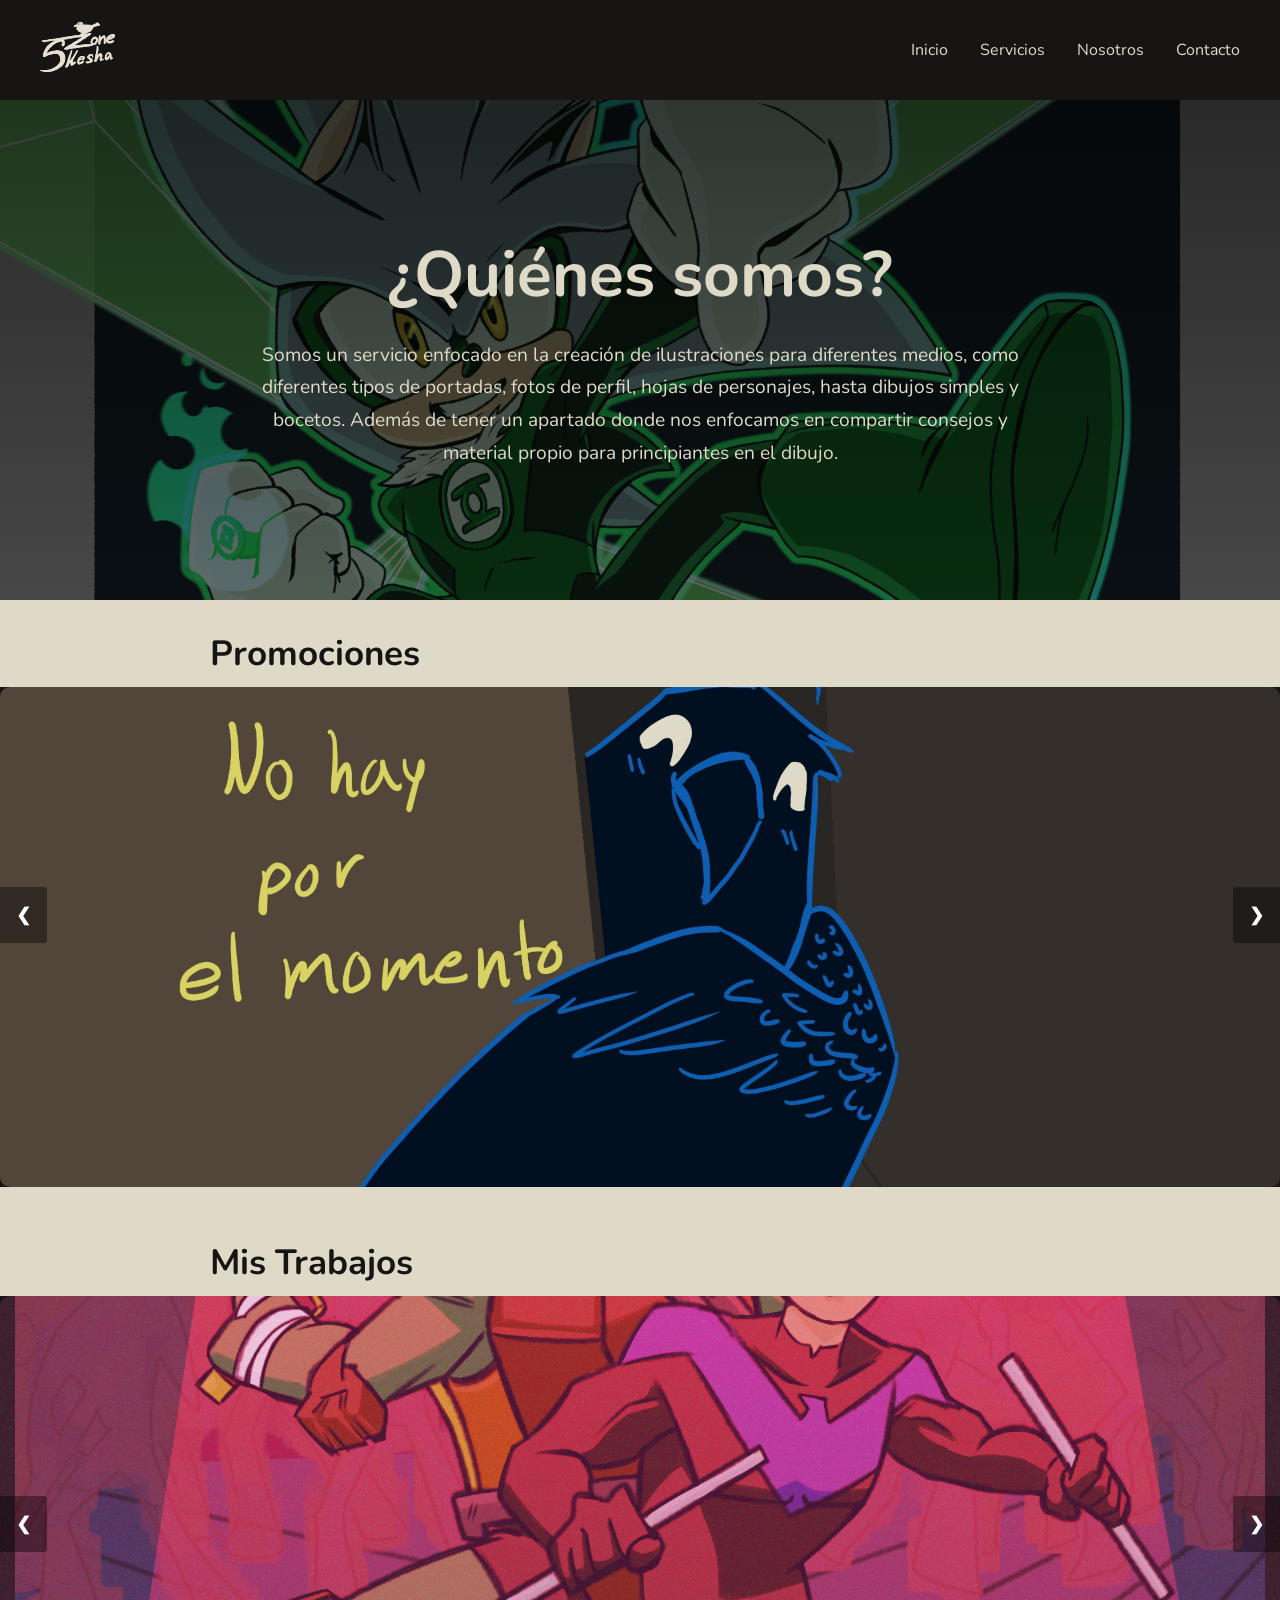
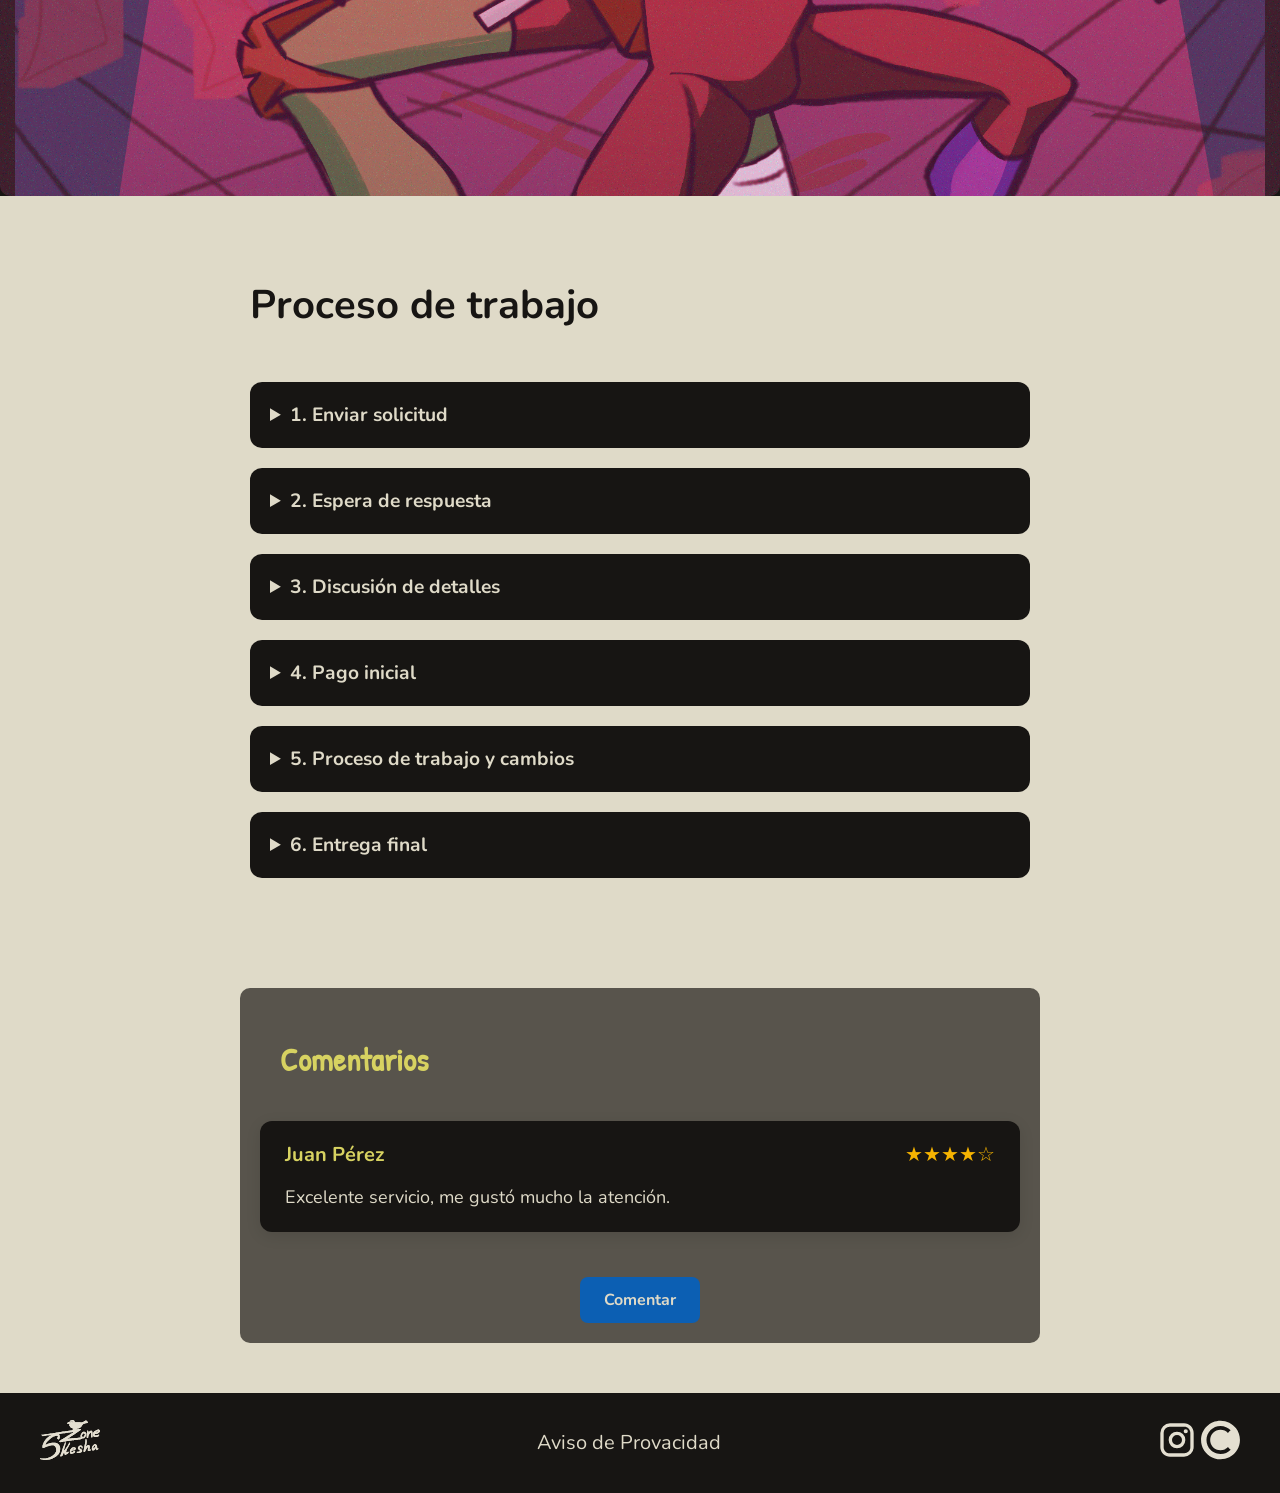
<file: index.html>
<!DOCTYPE html>
<html lang="es">

<head>
  <meta charset="UTF-8">
  <meta name="viewport" content="width=device-width, initial-scale=1.0">
  <title>Inicio</title>
  <link rel="stylesheet" href="css/generalStyle.css" />
  <link rel="stylesheet" href="css/headerStyle.css" />
  <link rel="stylesheet" href="css/footerStyle.css" />
  <link rel="stylesheet" href="css/sectionStyle.css" />
  <link rel="stylesheet" href="css/sectionStyle_carrusel.css">
  <link rel="stylesheet" href="css/forms.css">
  <link rel="stylesheet" href="css/servicios.css">
</head>
<!-- Google tag (gtag.js) -->
<script async src="https://www.googletagmanager.com/gtag/js?id=G-179NMFYLCB"></script>
<script>
  window.dataLayer = window.dataLayer || [];
  function gtag() { dataLayer.push(arguments); }
  gtag('js', new Date());

  gtag('config', 'G-179NMFYLCB');
</script>

<body>
  <header class="header" id="start">
    <nav class="nav">
      <!-- logotipo -->
      <div class="nav__logo">
        <a href="index.html">
          <img src="icons/LG.svg" alt="Logo">
        </a>
      </div>

      <!-- -->
      <ul class="nav__list">
        <li><a href="index.html" class="nav__link">Inicio</a></li>
        <li><a href="servicios.html" class="nav__link">Servicios</a></li>
        <li><a href="nosotros.html" class="nav__link">Nosotros</a></li>
        <li><a href="contacto.html" class="nav__link">Contacto</a></li>
      </ul>

      <!-- burger -->
      <button class="nav__toggler" id="navToggler" aria-label="Menú">
        <img src="icons/menu.svg" alt="Menú" class="nav__toggler-img" />
      </button>
    </nav>
  </header>

  <div class="sidepanel" id="mySidepanel">
    <a href="javascript:void(0)" class="sidepanel__close" id="sidepanelClose">&times;</a>
    <a href="index.html" class="sidepanel__link">Inicio</a>
    <a href="servicios.html" class="sidepanel__link">Servicios</a>
    <a href="nosotros.html" class="sidepanel__link">Nosotros</a>
    <a href="contacto.html" class="sidepanel__link">Contacto</a>
  </div>

  <main class="main-content">
    <!-- PARALLAX -->
    <div class="parallax">

      <div class="hero-text">

        <h1>
          ¿Quiénes somos?
        </h1>

        <p>
          Somos un servicio enfocado en la creación de ilustraciones para diferentes medios,
          como diferentes tipos de portadas, fotos de perfil, hojas de personajes,
          hasta dibujos simples y bocetos. Además de tener un apartado donde nos enfocamos
          en compartir consejos y material propio para principiantes en el dibujo.
        </p>

      </div>

    </div>

    <!-- ========================= -->
    <!-- PROMOCIONES -->
    <!-- ========================= -->

    <section>

      <div class="subTitulocont">
        <h2>Promociones</h2>
      </div>

      <div class="slideshow-container carrusel1">

        <div class="mySlides fade">
          <img src="imgs/BannerPromocion.jpg" alt="Promociones">
        </div>

        <a class="prev" onclick="plusSlides(-1, 'carrusel1')">
          &#10094;
        </a>

        <a class="next" onclick="plusSlides(1, 'carrusel1')">
          &#10095;
        </a>

      </div>

    </section>

    <br>
    <section>

      <div class="subTitulocont">
        <h2>Mis Trabajos</h2>
      </div>

      <div class="slideshow-container carrusel3">

        <div class="mySlides fade">
          <img src="imgs/25-11-23_LeoNightwing(f).png" alt="dibujo1">
        </div>

        <div class="mySlides fade">
          <img src="imgs/260425_RightDesition_(C).jpg" alt="dibujo1">
        </div>

        <div class="mySlides fade">
          <img src="imgs/rapha-bocetos.png" alt="dibujo1">
        </div>

        <div class="mySlides fade">
          <img src="imgs/GoldenKnight_Sonic(fc).png" alt="dibujo1">
        </div>

        <div class="mySlides fade">
          <img src="imgs/01(f1).png" alt="dibujo1">
        </div>

        <div class="mySlides fade">
          <img src="imgs/silverGreenL(f).png" alt="dibujo2">
        </div>

        <a class="prev" onclick="plusSlides(-1, 'carrusel3')">
          &#10094;
        </a>

        <a class="next" onclick="plusSlides(1, 'carrusel3')">
          &#10095;
        </a>

      </div>

    </section>
    <br>

    <!-- ========================= -->
    <!-- PROCESO -->
    <!-- ========================= -->

    <section class="servicio_content_servicio">

      <h2 class="servicio_titulo_seccion">
        Proceso de trabajo
      </h2>

      <div class="servicio_proceso">

        <!-- 1 -->
        <details class="servicio_dropdown">

          <summary>
            1. Enviar solicitud
          </summary>

          <div class="servicio_dropdown_contenido">

            <p>
              Para pedir una comisión, dirígete a la pestaña de Contacto y completa el formulario con:
            </p>

            <ul>
              <li>Correo electrónico</li>
              <li>Usuario de Instagram</li>
              <li>Temática de la petición</li>
              <li>Tipo de servicio</li>
              <li>Breve descripción</li>
            </ul>

          </div>

        </details>

        <!-- 2 -->
        <details class="servicio_dropdown">

          <summary>
            2. Espera de respuesta
          </summary>

          <div class="servicio_dropdown_contenido">

            <p>
              Recibirás una respuesta por correo en unos días.
            </p>

            <ul>
              <li>✓ Aceptada</li>
              <li>✗ Rechazada</li>
            </ul>

          </div>

        </details>

        <!-- 3 -->
        <details class="servicio_dropdown">

          <summary>
            3. Discusión de detalles
          </summary>

          <div class="servicio_dropdown_contenido">

            <ul>
              <li>Referencias visuales</li>
              <li>Ideas y conceptos</li>
              <li>Tabla de precios</li>
              <li>Tipo de acabado</li>
              <li>Fecha de entrega</li>
            </ul>

          </div>

        </details>

        <!-- 4 -->
        <details class="servicio_dropdown">

          <summary>
            4. Pago inicial
          </summary>

          <div class="servicio_dropdown_contenido">

            <p>
              Se requiere un pago inicial del 50%.
            </p>

            <h4>Métodos aceptados:</h4>

            <ul>
              <li>Transferencia bancaria</li>
              <li>PayPal</li>
            </ul>

          </div>

        </details>

        <!-- 5 -->
        <details class="servicio_dropdown">

          <summary>
            5. Proceso de trabajo y cambios
          </summary>

          <div class="servicio_dropdown_contenido">

            <ul>
              <li>Cambios solo en la etapa actual</li>
              <li>No volver a etapas anteriores</li>
              <li>Máximo 3 cambios grandes</li>
            </ul>

          </div>

        </details>

        <!-- 6 -->
        <details class="servicio_dropdown">

          <summary>
            6. Entrega final
          </summary>

          <div class="servicio_dropdown_contenido">

            <ol>
              <li>Completar el pago restante</li>
              <li>Enviar archivo final</li>
            </ol>

          </div>

        </details>

      </div>

    </section>

    <!-- ========================= -->
    <!-- COMENTARIOS -->
    <!-- ========================= -->

    <section class="form_coment_section">

      <div class="subTitulocont">
        <h2>Comentarios</h2>
      </div>

      <!-- CONTENEDOR -->
      <div class="form_coment_container">

        <!-- CARD -->
        <div class="form_coment_card">

          <div class="form_coment_header">

            <h3 class="form_coment_user">
              Juan Pérez
            </h3>

            <div class="form_coment_score">
              ★★★★☆
            </div>

          </div>

          <p class="form_coment_text">
            Excelente servicio, me gustó mucho la atención.
          </p>

        </div>

      </div>

      <!-- BOTON -->
      <div class="form_coment_btn_container" id="comentBtnContainer">

        <button class="form_coment_btn" id="showFormBtn">
          Comentar
        </button>

      </div>

      <!-- FORMULARIO -->
      <form class="form_coment_form" id="comentForm" style="display: none;">

        <div class="form_coment_field">

          <label for="nombre">
            Nombre
          </label>

          <input type="text" id="nombre" required>

        </div>

        <div class="form_coment_field">

          <label for="puntuacion">
            Puntuación
          </label>

          <select id="puntuacion" required>

            <option value="">
              Selecciona
            </option>

            <option value="★☆☆☆☆">1</option>
            <option value="★★☆☆☆">2</option>
            <option value="★★★☆☆">3</option>
            <option value="★★★★☆">4</option>
            <option value="★★★★★">5</option>

          </select>

        </div>

        <div class="form_coment_field">

          <label for="comentario">
            Comentario
          </label>

          <textarea id="comentario" rows="4" required></textarea>

        </div>

        <button type="submit" class="form_coment_submit">
          Enviar comentario
        </button>

      </form>

    </section>

  </main>

  <!--SCRIPTS-->
  <script src="js/navMenu.js"></script>
  <script src="js/carrusel.js"></script>
  <script src="js/form_coment.js"></script>



  <footer>
    <a href="#start">
      <img src="icons/LG.svg" alt="Logo">
    </a>

    <div>
      <!-- SOLO TEXTO -->
      <span id="abrirPDF">
        Aviso de Provacidad
      </span>

      <!-- MODAL -->
      <div id="miModal" class="modal">

        <!-- BOTON X -->
        <span class="close">&times;</span>

        <!-- PDF -->
        <iframe src="imgs/AVISO DE PRIVACIDAD.pdf"></iframe>

      </div>
    </div>


    <div>

      <a href="https://www.instagram.com/skeshazone?igsh=MWJ0aDJmYjIwNXBpcQ%3D%3D&utm_source=qr" target="_blank">
        <img src="icons/Instagram.svg" alt="Instagram">
      </a>

      <a href="https://cara.app/skeshazone" target="_blank">
        <img src="icons/Cara_icono.svg" alt="Cara">
      </a>

    </div>
    <script src="js/cookies.js"></script>
  </footer>
</body>

</html>
</file>
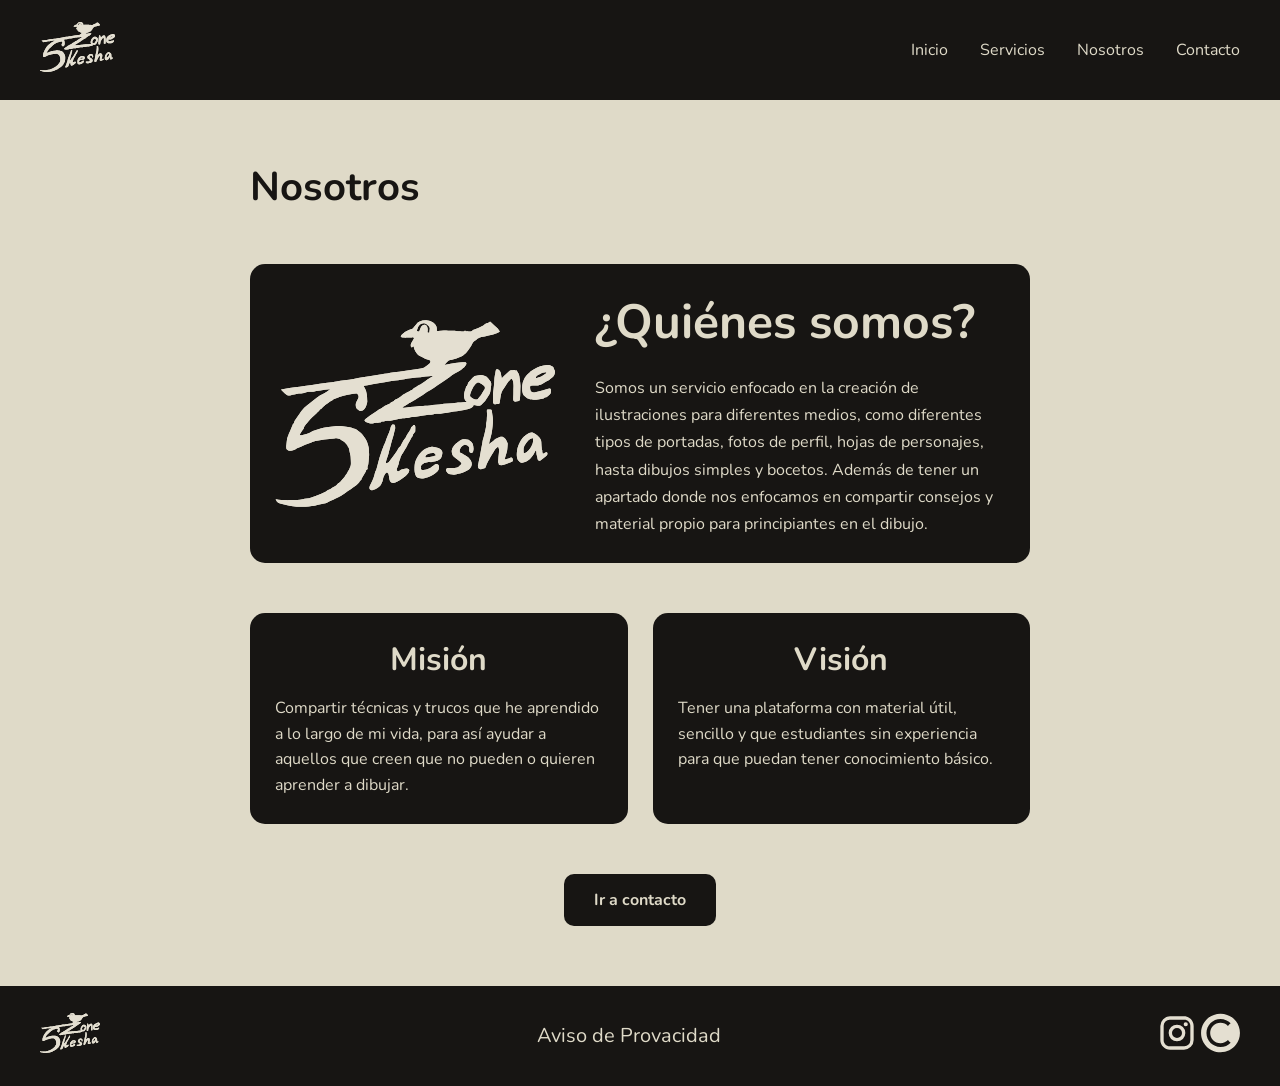
<file: nosotros.html>
<!DOCTYPE html>
<html lang="es">

<head>
  <meta charset="UTF-8">
  <meta name="viewport" content="width=device-width, initial-scale=1.0">
  <title>Nosotros</title>
  <link rel="stylesheet" href="css/generalStyle.css" />
  <link rel="stylesheet" href="css/headerStyle.css" />
  <link rel="stylesheet" href="css/footerStyle.css" />
  <link rel="stylesheet" href="css/sectionStyle.css" />
  <link rel="stylesheet" href="css/nosotros.css">


</head>
<!-- Google tag (gtag.js) -->
<script async src="https://www.googletagmanager.com/gtag/js?id=G-179NMFYLCB"></script>
<script>
  window.dataLayer = window.dataLayer || [];
  function gtag() { dataLayer.push(arguments); }
  gtag('js', new Date());

  gtag('config', 'G-179NMFYLCB');
</script>

<body>
  <header class="header" id="start">
    <nav class="nav">
      <!-- logotipo -->
      <div class="nav__logo">
        <a href="index.html">
          <img src="icons/LG.svg" alt="Logo">
        </a>
      </div>

      <!-- -->
      <ul class="nav__list">
        <li><a href="index.html" class="nav__link">Inicio</a></li>
        <li><a href="servicios.html" class="nav__link">Servicios</a></li>
        <li><a href="nosotros.html" class="nav__link">Nosotros</a></li>
        <li><a href="contacto.html" class="nav__link">Contacto</a></li>
      </ul>

      <!-- burger -->
      <button class="nav__toggler" id="navToggler" aria-label="Menú">
        <img src="icons/menu.svg" alt="Menú" class="nav__toggler-img" />
      </button>
    </nav>
  </header>

  <!-- Sidepanel colapsable a la derecha (móvil) -->
  <div class="sidepanel" id="mySidepanel">
    <a href="javascript:void(0)" class="sidepanel__close" id="sidepanelClose">&times;</a>
    <a href="index.html" class="sidepanel__link">Inicio</a>
    <a href="servicios.html" class="sidepanel__link">Servicios</a>
    <a href="nosotros.html" class="sidepanel__link">Nosotros</a>
    <a href="contacto.html" class="sidepanel__link">Contacto</a>
  </div>

  <main class="main-content">

    <section class="nosotros_content_nosotros">

      <!-- Titulo -->
      <h2 class="nosotros_titulo_seccion">Nosotros</h2>

      <!-- Card principal -->
      <div class="nosotros_card nosotros_card_principal">

        <!-- IMAGEN -->
        <div class="nosotros_card_imagen">
          <img src="icons/LG.svg" alt="Nosotros">
        </div>

        <!-- CONTENIDO DERECHO -->
        <div class="nosotros_card_info">

          <!-- TITULO -->
          <div class="nosotros_card_pregunta">
            <h2>¿Quiénes somos?</h2>
          </div>

          <!-- TEXTO -->
          <div class="nosotros_card_texto">
            <p>
              Somos un servicio enfocado en la creación de ilustraciones para diferentes medios,
              como diferentes tipos de portadas, fotos de perfil, hojas de personajes,
              hasta dibujos simples y bocetos. Además de tener un apartado donde nos enfocamos
              en compartir consejos y material propio para principiantes en el dibujo.
            </p>
          </div>

        </div>

      </div>

      <!-- CONTENEDOR MISIÓN Y VISIÓN -->
      <div class="nosotros_cards_secundarias">

        <!-- MISIÓN -->
        <div class="nosotros_card nosotros_card_secundaria">

          <h3 class="nosotros_titulo">Misión</h3>

          <p class="nosotros_texto">
            Compartir técnicas y trucos que he aprendido a lo largo de mi vida,
            para así ayudar a aquellos que creen que no pueden o quieren aprender a dibujar.
          </p>

        </div>

        <!-- VISIÓN -->
        <div class="nosotros_card nosotros_card_secundaria">

          <h3 class="nosotros_titulo">Visión</h3>

          <p class="nosotros_texto">
            Tener una plataforma con material útil, sencillo y que estudiantes
            sin experiencia para que puedan tener conocimiento básico.
          </p>

        </div>

      </div>

      <!-- BOTÓN -->
      <div class="nosotros_boton_contenedor">

        <a href="contacto.html" class="nosotros_boton_contacto">
          Ir a contacto
        </a>

      </div>

    </section>

  </main>

  <script src="js/navMenu.js"></script>



  <footer>
    <a href="#start">
      <img src="icons/LG.svg" alt="Logo">
    </a>

    <div>
      <!-- SOLO TEXTO -->
      <span id="abrirPDF">
        Aviso de Provacidad
      </span>

      <!-- MODAL -->
      <div id="miModal" class="modal">

        <!-- BOTON X -->
        <span class="close">&times;</span>

        <!-- PDF -->
        <iframe src="imgs/AVISO DE PRIVACIDAD.pdf"></iframe>

      </div>
    </div>


    <div>

      <a href="https://www.instagram.com/skeshazone?igsh=MWJ0aDJmYjIwNXBpcQ%3D%3D&utm_source=qr" target="_blank">
        <img src="icons/Instagram.svg" alt="Instagram">
      </a>

      <a href="https://cara.app/skeshazone" target="_blank">
        <img src="icons/Cara_icono.svg" alt="Cara">
      </a>

    </div>
    <script src="js/cookies.js"></script>
  </footer>
</body>

</html>
</file>
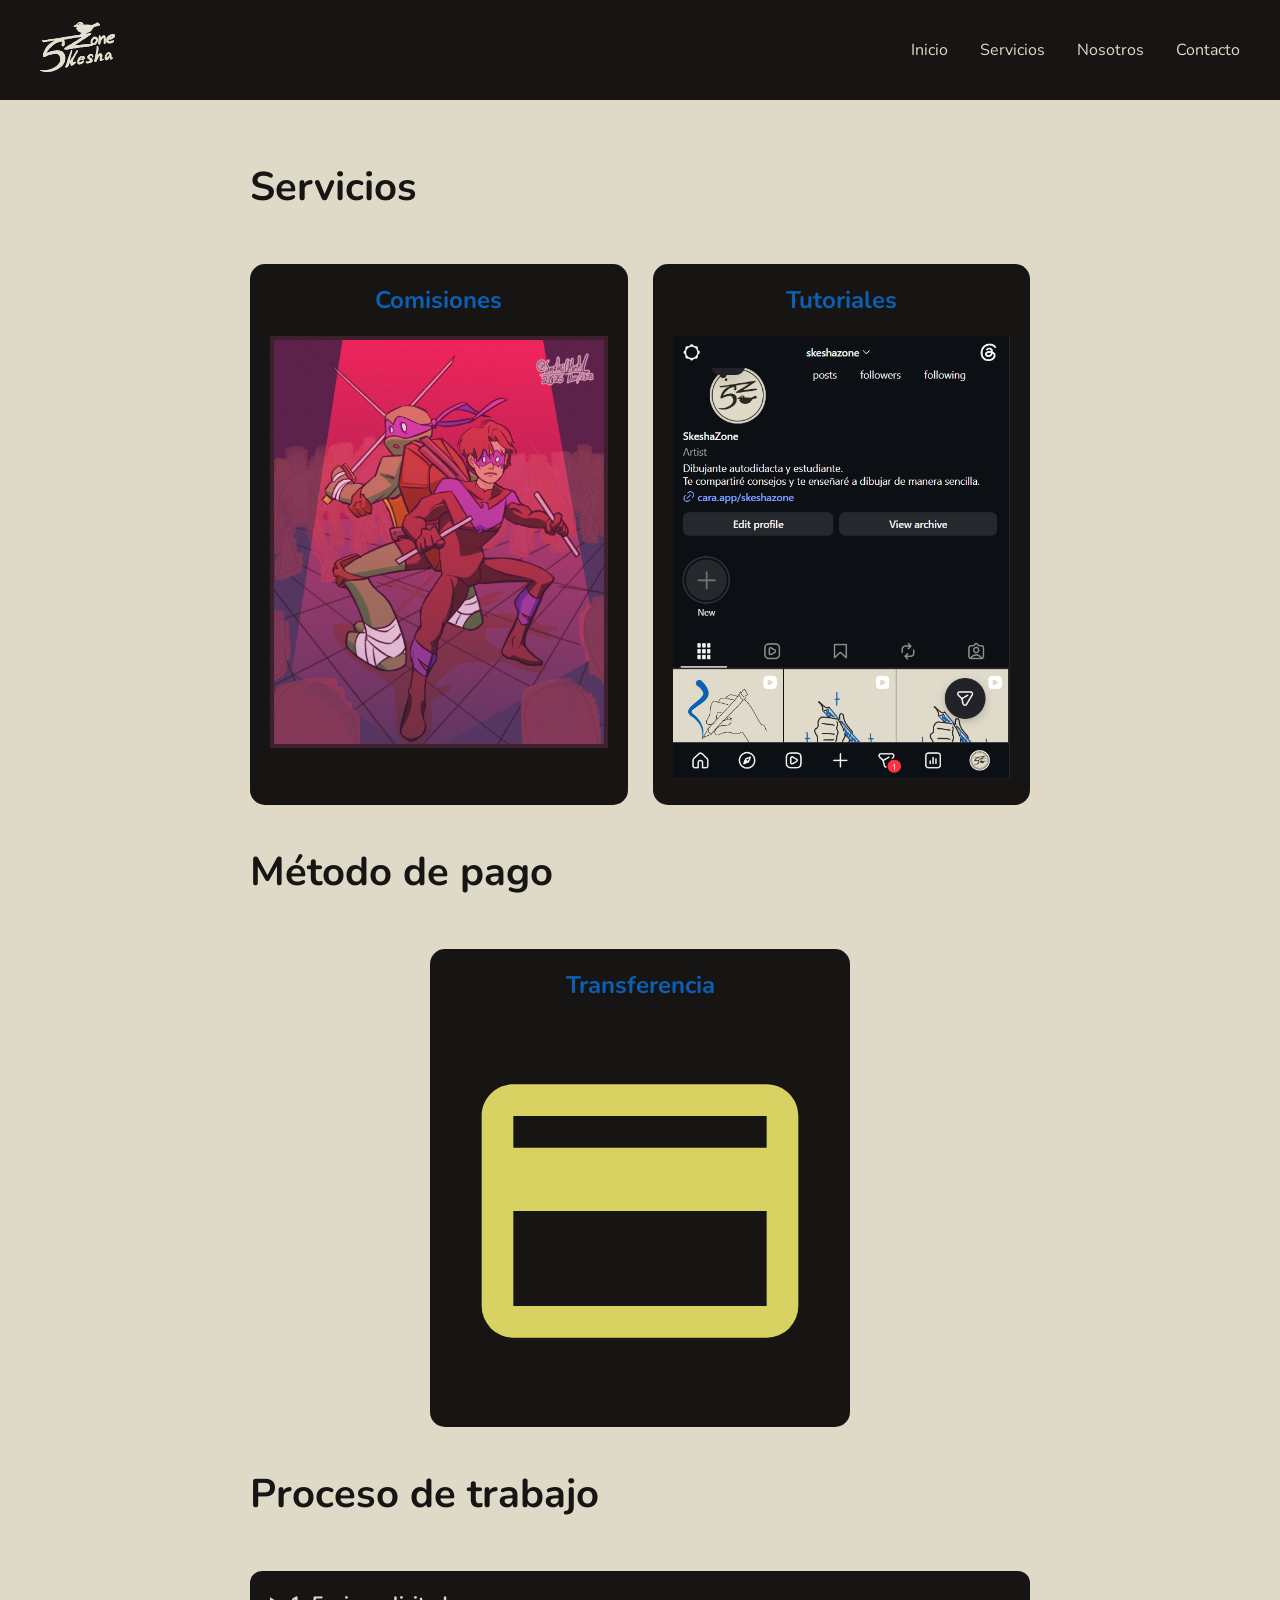
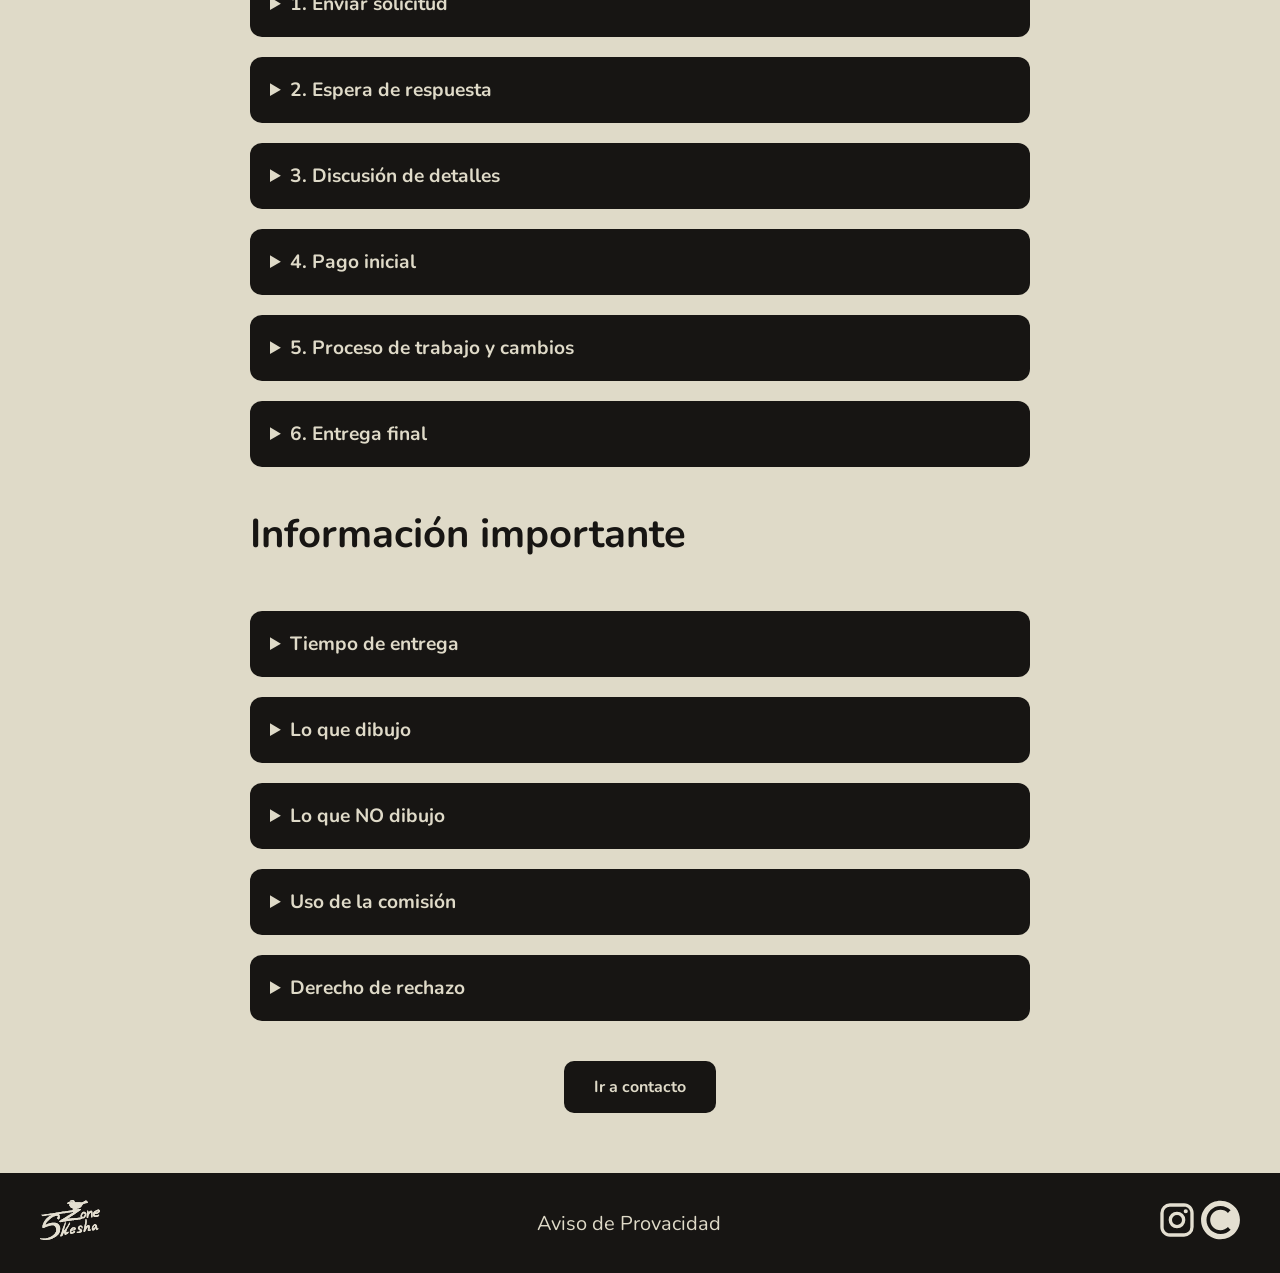
<file: servicios.html>
<!DOCTYPE html>
<html lang="es">

<head>
    <meta charset="UTF-8">
    <meta name="viewport" content="width=device-width, initial-scale=1.0">
    <title>Servicios</title>
    <link rel="stylesheet" href="css/generalStyle.css" />
    <link rel="stylesheet" href="css/headerStyle.css" />
    <link rel="stylesheet" href="css/footerStyle.css" />
    <link rel="stylesheet" href="css/sectionStyle.css" />
    <link rel="stylesheet" href="css/servicios.css">


</head>
<!-- Google tag (gtag.js) -->
<script async src="https://www.googletagmanager.com/gtag/js?id=G-179NMFYLCB"></script>
<script>
    window.dataLayer = window.dataLayer || [];
    function gtag() { dataLayer.push(arguments); }
    gtag('js', new Date());

    gtag('config', 'G-179NMFYLCB');
</script>

<body>
    <header class="header" id="start">
        <nav class="nav">
            <!-- logotipo -->
            <div class="nav__logo">
                <a href="index.html">
                    <img src="icons/LG.svg" alt="Logo">
                </a>
            </div>

            <!-- -->
            <ul class="nav__list">
                <li><a href="index.html" class="nav__link">Inicio</a></li>
                <li><a href="servicios.html" class="nav__link">Servicios</a></li>
                <li><a href="nosotros.html" class="nav__link">Nosotros</a></li>
                <li><a href="contacto.html" class="nav__link">Contacto</a></li>
            </ul>

            <!-- burger -->
            <button class="nav__toggler" id="navToggler" aria-label="Menú">
                <img src="icons/menu.svg" alt="Menú" class="nav__toggler-img" />
            </button>
        </nav>
    </header>

    <!-- Sidepanel colapsable a la derecha (móvil) -->
    <div class="sidepanel" id="mySidepanel">
        <a href="javascript:void(0)" class="sidepanel__close" id="sidepanelClose">&times;</a>
        <a href="index.html" class="sidepanel__link">Inicio</a>
        <a href="servicios.html" class="sidepanel__link">Servicios</a>
        <a href="nosotros.html" class="sidepanel__link">Nosotros</a>
        <a href="contacto.html" class="sidepanel__link">Contacto</a>
    </div>

    <main class="main-content">
        <section class="servicio_content_servicio">

            <!-- ========================= -->
            <!-- SERVICIOS -->
            <!-- ========================= -->

            <h2 class="servicio_titulo_seccion">Servicios</h2>

            <div class="servicio_cards">

                <!-- Comisiones -->
                <div class="servicio_card">

                    <h3 class="servicio_titulo_card">
                        Comisiones
                    </h3>

                    <div class="servicio_imagen">
                        <!-- Imagen -->
                        <img src="imgs/25-11-23_LeoNightwing(f).png" alt="Comisiones">
                    </div>

                </div>

                <!-- Tutoriales -->
                <div class="servicio_card">

                    <h3 class="servicio_titulo_card">
                        Tutoriales
                    </h3>

                    <div class="servicio_imagen">
                        <!-- Imagen -->
                        <img src="imgs/InstaShot.png" alt="Tutoriales">
                    </div>

                </div>

                <!-- Asesoria 
                <div class="servicio_card servicio_card_gris">

                    <h3 class="servicio_titulo_card">
                        Asesoría
                    </h3>

                    <div class="servicio_imagen">
                        
                    </div>
                    
                </div>-->

            </div>

            <!-- ========================= -->
            <!-- METODO DE PAGO -->
            <!-- ========================= -->

            <h2 class="servicio_titulo_seccion">
                Método de pago
            </h2>
            <div class="servicio_cards">
                <div class="servicio_card servicio_card">

                    <h3 class="servicio_titulo_card">
                        Transferencia
                    </h3>

                    <div class="servicio_imagen">
                        <img src="icons/credit-card-outline.svg" alt="Transferencia">
                    </div>

                </div>
            </div>

            <!-- ========================= -->
            <!-- PROCESO DE TRABAJO -->
            <!-- ========================= -->

            <h2 class="servicio_titulo_seccion">
                Proceso de trabajo
            </h2>

            <div class="servicio_proceso">

                <!-- 1 -->
                <details class="servicio_dropdown">

                    <summary>
                        1. Enviar solicitud
                    </summary>

                    <div class="servicio_dropdown_contenido">

                        <p>
                            Para pedir una comisión, dirígete a la pestaña de Contacto y completa el formulario con:
                        </p>

                        <ul>
                            <li>Correo electrónico</li>
                            <li>Usuario de Instagram</li>
                            <li>Temática de la petición</li>
                            <li>Tipo de servicio</li>
                            <li>Breve descripción</li>
                        </ul>

                    </div>

                </details>

                <!-- 2 -->
                <details class="servicio_dropdown">

                    <summary>
                        2. Espera de respuesta
                    </summary>

                    <div class="servicio_dropdown_contenido">

                        <p>
                            Recibirás una respuesta por correo en unos días.
                        </p>

                        <ul>
                            <li>✓ Aceptada</li>
                            <li>✗ Rechazada</li>
                        </ul>

                    </div>

                </details>

                <!-- 3 -->
                <details class="servicio_dropdown">

                    <summary>
                        3. Discusión de detalles
                    </summary>

                    <div class="servicio_dropdown_contenido">

                        <ul>
                            <li>Referencias visuales</li>
                            <li>Ideas y conceptos</li>
                            <li>Tabla de precios</li>
                            <li>Tipo de acabado</li>
                            <li>Fecha de entrega</li>
                        </ul>

                    </div>

                </details>

                <!-- 4 -->
                <details class="servicio_dropdown">

                    <summary>
                        4. Pago inicial
                    </summary>

                    <div class="servicio_dropdown_contenido">

                        <p>
                            Se requiere un pago inicial del 50%.
                        </p>

                        <h4>Métodos aceptados:</h4>

                        <ul>
                            <li>Transferencia bancaria</li>
                            <li>PayPal</li>
                        </ul>

                    </div>

                </details>

                <!-- 5 -->
                <details class="servicio_dropdown">

                    <summary>
                        5. Proceso de trabajo y cambios
                    </summary>

                    <div class="servicio_dropdown_contenido">

                        <ul>
                            <li>Cambios solo en la etapa actual</li>
                            <li>No volver a etapas anteriores</li>
                            <li>Máximo 3 cambios grandes</li>
                        </ul>

                    </div>

                </details>

                <!-- 6 -->
                <details class="servicio_dropdown">

                    <summary>
                        6. Entrega final
                    </summary>

                    <div class="servicio_dropdown_contenido">

                        <ol>
                            <li>Completar el pago restante</li>
                            <li>Enviar archivo final</li>
                        </ol>

                    </div>

                </details>

            </div>

            <!-- ========================= -->
            <!-- INFORMACION IMPORTANTE -->
            <!-- ========================= -->

            <h2 class="servicio_titulo_seccion">
                Información importante
            </h2>

            <div class="servicio_proceso">

                <details class="servicio_dropdown">

                    <summary>
                        Tiempo de entrega
                    </summary>

                    <div class="servicio_dropdown_contenido">

                        <ul>
                            <li>Complejidad del dibujo</li>
                            <li>Cantidad de detalles</li>
                            <li>Comisiones en cola</li>
                        </ul>

                    </div>

                </details>

                <details class="servicio_dropdown">

                    <summary>
                        Lo que dibujo
                    </summary>

                    <div class="servicio_dropdown_contenido">

                        <ul>
                            <li>Fanarts</li>
                            <li>OCs</li>
                            <li>Parejas</li>
                            <li>Ilustraciones simples</li>
                        </ul>

                    </div>

                </details>

                <details class="servicio_dropdown">

                    <summary>
                        Lo que NO dibujo
                    </summary>

                    <div class="servicio_dropdown_contenido">

                        <ul>
                            <li>NSFW extremo</li>
                            <li>Gore excesivo</li>
                            <li>Mecha complejo</li>
                            <li>Contenido ofensivo</li>
                        </ul>

                    </div>

                </details>

                <details class="servicio_dropdown">

                    <summary>
                        Uso de la comisión
                    </summary>

                    <div class="servicio_dropdown_contenido">

                        <p>
                            Las comisiones son para uso personal,
                            salvo acuerdo comercial previo.
                        </p>

                    </div>

                </details>

                <details class="servicio_dropdown">

                    <summary>
                        Derecho de rechazo
                    </summary>

                    <div class="servicio_dropdown_contenido">

                        <p>
                            El artista puede rechazar solicitudes
                            por disponibilidad o comodidad.
                        </p>

                    </div>

                </details>

            </div>

            <!-- ========================= -->
            <!-- BOTON -->
            <!-- ========================= -->

            <div class="servicio_boton_contenedor">

                <a href="contacto.html" class="servicio_boton">
                    Ir a contacto
                </a>

            </div>

        </section>
    </main>
    <script src="js/navMenu.js"></script>



    <footer>
        <a href="#start">
            <img src="icons/LG.svg" alt="Logo">
        </a>

        <div>
            <!-- SOLO TEXTO -->
            <span id="abrirPDF">
                Aviso de Provacidad
            </span>

            <!-- MODAL -->
            <div id="miModal" class="modal">

                <!-- BOTON X -->
                <span class="close">&times;</span>

                <!-- PDF -->
                <iframe src="imgs/AVISO DE PRIVACIDAD.pdf"></iframe>

            </div>
        </div>


        <div>

            <a href="https://www.instagram.com/skeshazone?igsh=MWJ0aDJmYjIwNXBpcQ%3D%3D&utm_source=qr" target="_blank">
                <img src="icons/Instagram.svg" alt="Instagram">
            </a>

            <a href="https://cara.app/skeshazone" target="_blank">
                <img src="icons/Cara_icono.svg" alt="Cara">
            </a>

        </div>
        <script src="js/cookies.js"></script>
    </footer>
</body>

</html>
</file>
<file: css/generalStyle.css>
*{
    margin: 0;
    padding: 0;
    box-sizing: border-box;

    font-family: Nunito;
    color: var(--cNegro);
}
body{
    background-color: var(--cBlanco);
}

html{
    scroll-behavior: smooth;
}
main p{
    font-size: 18px;
}

/*COLORES*/
:root{
    --cNegro:#171513;
    --cTNegro:#23201cb7;
    --cBlanco:#DFDAC8;
    --cAmarillo:#d7d261;
    --cAzul:#0c5fb3;
}

/*FUENTES*/
@font-face{
font-family:Nunito;
src:url(../fonts/Nunito/Nunito-VariableFont_wght.ttf)
}
@font-face {
    font-family: Patrick_hand;
    src: url(../fonts/Patrick_Hand/PatrickHand-Regular.ttf);
}
</file>
<file: css/headerStyle.css>
/* HEADER Y NAV */
.header {
  width: 100%;
  height: 100px;
}

.nav {
  height: 100px;
  display: flex;
  align-items: center;
  justify-content: space-between;
  padding: 10px 20px; /* márgenes internos del 20% vertical, 5% horizontal */
  background-color: var(--cNegro);
  position: relative;
}

.nav__logo {
  flex: 1;
}

nav img{
  height: 50px;
}

.nav__img {
  object-fit: contain;
}

/* versión móvil: solo el botón con imagen */
.nav__toggler {
  background: none;
  border: none;
  cursor: pointer;
  padding: 10px;
}

.nav__toggler-img {
  width: 32px;
  height: 100px;
}

/* lista de enlaces (oculto por defecto en móvil) */
.nav__list {
  list-style: none;
  display: none;
  margin: 0;
}

.nav__link {
  text-decoration: none;
  color: var(--cBlanco);        /* se ve mejor en fondo oscuro */
  font-size: 1rem;
  margin-left: 20px;
}

/* Sidepanel a la derecha */
.sidepanel {
  height: 100%;
  width: 0;
  position: fixed;
  z-index: 2;
  top: 0;
  right: 0;            /* a la derecha */
  background-color: var(--cTNegro);
  overflow-x: hidden;
  padding-top: 60px;
  transition: width 0.5s;
}

.sidepanel.open {
  width: 250px;        /* ancho cuando se abre */
}

/* Botón de cierre dentro del sidepanel */
.sidepanel__close {
  position: absolute;
  top: 0;
  left: 10px;          /* cerca del borde izquierdo interno */
  font-size: 32px;
  color: var(--cBlanco);
  text-decoration: none;
  padding: 12px;
}

/* Enlaces del sidepanel */
.sidepanel__link {
  display: block;
  padding: 15px 20px;
  color: var(--cBlanco);
  text-decoration: none;
}

.sidepanel__link:hover {
  color: var(--cAmarillo);
  transition: width 0.5s;
  background-color: #e4dfd129;
  
}

/* Fondo oscuro detrás del sidepanel */
.sidepanel::before {
  content: "";
  position: absolute;
  top: 0;
  left: 0;
  right: 0;
  bottom: 0;
  background-color: var(--cTNegro);
  opacity: 0;
  transition: opacity 0.5s;
  z-index: -1;
}

.sidepanel.open::before {
  opacity: 1;
}

/* MEDIA QUERY: pantallas grandes (mobile first) */
@media (min-width: 768px) {
   
  .nav {
    padding: 10px 40px;      /* márgenes internos más equilibrados */
  }

  .nav__toggler {
    display: none;    /* oculto en grande */
  }

  .sidepanel {
    display: none;    /* el nav grande usa .nav__list */
  }

  .nav__list {
    display: flex;    /* se muestran los enlaces */
  }

  .nav__link {
    margin-left: 2rem;
  }

  .nav__link:hover {
  color: var(--cAmarillo);
  font-weight: bold;
  transition: width 0.8s;

}

  .nav__logo {
    flex: 0 0 auto;
  }
}
</file>
<file: css/footerStyle.css>
footer {
  width: 100%;
  height: 100px;
  display: flex;
  align-items: center;
  justify-content: space-between;
  padding: 10px 20px; 
  background-color: var(--cNegro);
}

/* TEXTO CLICKEABLE */
#abrirPDF {
  color: var(--cBlanco);
  text-decoration: none;
  cursor: pointer;
  font-size: 20px;
}
#abrirPDF :hover{
    color: var(--cBlanco);
    font-weight: bold;
    text-decoration: underline;
}

/* MODAL */
.modal {
  display: none;
  position: fixed;
  z-index: 1000;
  padding-top: 20px;
  left: 0;
  top: 0;
  width: 100%;
  height: 100%;
  background-color: rgba(0,0,0,0.9);
}

/* CONTENEDOR DEL PDF */
.modal iframe {
  display: block;
  margin: auto;
  width: 80%;
  height: 90%;
  border: none;
  background: white;
}

/* BOTON CERRAR */
.close {
  position: absolute;
  top: 10px;
  right: 25px;
  color: var(--cBlanco);
  font-size: 40px;
  cursor: pointer;
}


footer a{
    text-decoration: none;
    color: var(--cBlanco);
}

footer img{
    height: 50px;
}
footer a img{
    padding: auto;
    height: 40px;
}
@media (min-width: 768px) {
    footer{
        padding: 10px 40px;
    }
}
</file>
<file: css/sectionStyle.css>
/* ========================= */
/* PARALLAX */
/* ========================= */

.parallax {

  background-color: var(--cNegro);

  background-image:
    linear-gradient(
      rgba(0, 0, 0, 0.758),
      rgba(0, 0, 0, 0.582)
    ),
    url("../imgs/silverGreenL(f).png");

  width: 100%;
  min-height: 500px;

  background-position: center;
  background-repeat: no-repeat;
  background-size: cover;

  display: flex;
  justify-content: center;
  align-items: center;

  padding: 40px 20px;

  box-sizing: border-box;

  position: relative;
}

/* ========================= */
/* HERO TEXT */
/* ========================= */

.hero-text {

  width: 100%;
  max-width: 900px;

  text-align: center;

  display: flex;
  flex-direction: column;
  gap: 20px;

  z-index: 1;
}

.hero-text h1 {

  color: var(--cBlanco);

  font-size: clamp(2rem, 5vw, 4rem);

  margin: 0;
}

.hero-text p {

  color: var(--cBlanco);

  font-size: clamp(1rem, 2vw, 1.2rem);

  line-height: 1.7;

  margin: 0 auto;

  max-width: 800px;
}

/* ========================= */
/* SUBTITULOS (CORREGIDO) */
/* ========================= */

.subTitulocont h2 {

  padding: 30px 20px 10px;

  font-size: 35px;

  text-align: left; /* 👈 CAMBIO IMPORTANTE */

  max-width: 900px;

  margin: 0 auto;

  color: var(--cNegro);
}

/* ========================= */
/* CARRUSEL */
/* ========================= */

.slideshow-container {

  position: relative;

  width: 100%;
  max-width: 1200px;

  margin: auto;

  overflow: hidden;
}

.slideshow-container img {

  width: 100%;

  height: 500px;

  object-fit: cover;

  display: block;

  border-radius: 10px;
}

/* BOTONES */

.prev,
.next {

  cursor: pointer;

  position: absolute;

  top: 50%;

  transform: translateY(-50%);

  padding: 16px;

  color: white;

  font-weight: bold;

  font-size: 24px;

  user-select: none;

  background-color: rgba(0,0,0,0.4);

  transition: 0.3s;
}

.prev { left: 0; }

.next { right: 0; }

.prev:hover,
.next:hover {

  background-color: rgba(0,0,0,0.7);
}

/* ========================= */
/* COMENTARIOS */
/* ========================= */

.form_coment_section {

  padding: 40px 20px;
}

.form_coment_container {

  display: flex;

  flex-direction: column;

  gap: 20px;

  max-width: 900px;

  margin: auto;
}

.form_coment_card {

  background-color: #ffffff;

  padding: 20px;

  border-radius: 15px;

  box-shadow: 0px 4px 15px rgba(0,0,0,0.1);
}

.form_coment_header {

  display: flex;

  justify-content: space-between;

  align-items: center;

  margin-bottom: 10px;
}

.form_coment_text {

  line-height: 1.6;
}

/* BOTON */

.form_coment_btn_container {

  display: flex;

  justify-content: center;

  margin-top: 30px;
}

.form_coment_btn,
.form_coment_submit {

  padding: 12px 25px;

  border: none;

  border-radius: 10px;

  background-color: #222;

  color: white;

  cursor: pointer;

  transition: 0.3s;
}

.form_coment_btn:hover,
.form_coment_submit:hover {

  background-color: #444;
}

/* FORM */

.form_coment_form {

  max-width: 700px;

  margin: 40px auto 0;

  display: flex;

  flex-direction: column;

  gap: 20px;
}

.form_coment_field {

  display: flex;

  flex-direction: column;

  gap: 10px;
}

.form_coment_field input,
.form_coment_field select,
.form_coment_field textarea {

  padding: 12px;

  border-radius: 10px;

  border: 1px solid #ccc;

  font-size: 1rem;
}

/* ========================= */
/* RESPONSIVE */
/* ========================= */

@media (max-width: 768px) {

  .parallax {

    min-height: auto;

    padding: 80px 20px;

    background-attachment: scroll;

    background-position: center center;
  }

  .hero-text {

    gap: 15px;
  }

  .hero-text h1 {

    font-size: 2.2rem;
  }

  .hero-text p {

    font-size: 1rem;

    line-height: 1.6;
  }

  /* SUBTITULOS (RESPONSIVE) */

  .subTitulocont h2 {

    font-size: 2.5rem;

    text-align: left;

    padding: 20px 30px 10px;
  }

  .slideshow-container img {

    height: 250px;
  }

  .form_coment_header {

    flex-direction: column;

    align-items: flex-start;

    gap: 10px;
  }

}
</file>
<file: css/sectionStyle_carrusel.css>
.slideshow-container {
    background-color: var(--cNegro);
    position: relative;
    width: 100%;
    max-width: 100%;

    height: 500px;
    overflow: hidden;

    margin: auto;
}

/* Hide the images by default */
.mySlides {
    display: none;
}

.mySlides img {
    width: 100%;
    height: 500px;
    object-fit: cover;
}

/* Next & previous buttons */
.prev,
.next {
    cursor: pointer;
    position: absolute;
    top: 50%;
    width: auto;
    margin-top: -22px;
    padding: 16px;
    color: white;
    font-weight: bold;
    font-size: 18px;
    transition: 0.6s ease;
    border-radius: 0 3px 3px 0;
    user-select: none;
}

/* Position the "next button" to the right */
.next {
    right: 0;
    border-radius: 3px 0 0 3px;
}

/* On hover, add a black background color with a little bit see-through */
.prev:hover,
.next:hover {
    background-color: rgba(0, 0, 0, 0.8);
}

/* Caption text */
.text {
    color: #f2f2f2;
    font-size: 15px;
    padding: 8px 12px;
    position: absolute;
    bottom: 8px;
    width: 100%;
    text-align: center;
}

/* Number text (1/3 etc) */
.numbertext {
    color: #f2f2f2;
    font-size: 12px;
    padding: 8px 12px;
    position: absolute;
    top: 0;
}

/* The dots/bullets/indicators */
.dot {
    cursor: pointer;
    height: 15px;
    width: 15px;
    margin: 0 2px;
    background-color: #bbb;
    border-radius: 50%;
    display: inline-block;
    transition: background-color 0.6s ease;
}

.active,
.dot:hover {
    background-color: #717171;
}

/* Fading animation */
.fade {
    animation-name: fade;
    animation-duration: 1.5s;
}

@keyframes fade {
    from {
        opacity: .4
    }

    to {
        opacity: 1
    }
}
</file>
<file: css/forms.css>
/* CONTENEDOR GENERAL */
.form_coment_section {
  width: 90%;
  max-width: 800px;
  margin: 50px auto;
  font-family: Arial, sans-serif;
  background-color: var(--cTNegro);
  padding: 20px;
  border-radius: 10px;
  font-family: Nunito;
}

/* TITULO */
.form_coment_section .subTitulocont {
  text-align: center;
  margin-bottom: 30px;
}

.form_coment_section .subTitulocont h2 {
  font-size: 32px;
  color: var(--cAmarillo);
  font-family: Patrick_hand;
}

/* CARD DE COMENTARIO */
.form_coment_card {
  background: var(--cNegro);
  border-radius: 12px;
  padding: 20px 25px;
  margin-bottom: 25px;
}

/* HEADER DEL CARD */
.form_coment_header {
  display: flex;
  justify-content: space-between;
  align-items: center;
  margin-bottom: 15px;
}

/* NOMBRE */
.form_coment_user {
  font-size: 20px;
  font-weight: bold;
  color: var(--cAmarillo);
  margin: 0;
}

/* ESTRELLAS */
.form_coment_score {
  color: #f5b301;
  font-size: 20px;
}

/* TEXTO */
.form_coment_text {
  line-height: 1.6;
  color: var(--cBlanco);
  margin: 0;
}

/* CONTENEDOR BOTON */
.form_coment_btn_container {
  text-align: center;
  margin-top: 20px;
}

/* BOTONES */
.form_coment_btn,
.form_coment_submit {
  background: var(--cAzul);
  color: var(--cBlanco);
  border: none;
  padding: 12px 24px;
  border-radius: 8px;
  cursor: pointer;
  transition: 0.3s;
  font-size: 16px;
  font-weight: bold;
}

.form_coment_btn:hover,
.form_coment_submit:hover {
  background: var(--cAmarillo);
  color: var(--cNegro);
}

/* FORMULARIO */
.form_coment_form {
  background: var(--cNegro);
  padding: 30px;
  border-radius: 12px;
  margin-top: 25px;
  
}

/* CAMPOS */
.form_coment_field {
  display: flex;
  align-items: center;
  gap: 15px;
  margin-bottom: 20px;
}

/* LABELS */
.form_coment_field label {
  width: 140px;
  font-weight: bold;
  color: var(--cBlanco);
}

/* INPUTS */
.form_coment_field input,
.form_coment_field select,
.form_coment_field textarea {
  flex: 1;
  padding: 12px;
  border: 1px solid var(--cAzul);
  border-radius: 8px;
  font-size: 15px;
  outline: none;
  transition: 0.3s;
}

/* EFECTO FOCUS */
.form_coment_field input:focus,
.form_coment_field select:focus,
.form_coment_field textarea:focus {
  border-color: var(--cAmarillo);
}

/* TEXTAREA */
.form_coment_field textarea {
  resize: vertical;
  min-height: 100px;
}

/* BOTON SUBMIT */
.form_coment_submit {
  display: block;
  margin: 20px auto 0;
}

/* RESPONSIVE */
@media (max-width: 600px) {

  .form_coment_field {
    flex-direction: column;
    align-items: flex-start;
  }

  .form_coment_field label {
    width: 100%;
  }

  .form_coment_field input,
  .form_coment_field select,
  .form_coment_field textarea {
    width: 100%;
  }
}







/*CONTACTO*/
/* =========================
   WRAPPER DE PÁGINA
========================= */

.contact_page{
    width: 100%;
    margin: 0 auto;
    box-sizing: border-box;
}

/* =========================
   NUEVO CONTENEDOR GLOBAL (COHERENCIA)
========================= */

.contact_card_page{
    max-width: 900px;
    width: 100%;
    margin: 0 auto;

    padding: 60px;

    box-sizing: border-box;

    display: flex;
    flex-direction: column;
    gap: 50px;

    width: 100%;
    margin: 0 auto;
    box-sizing: border-box;
}

/* =========================
   TITULO DE SECCIÓN EXTERNO
========================= */

.contacto_titulo_seccion{
    font-size: 2.5rem;
    color: var(--cNegro);

    margin: 0;

    text-align: left;

    box-sizing: border-box;
}

/* =========================
   CONTENEDOR PRINCIPAL FORM
========================= */

.contact_container{
    width: 100%;

    padding: 20px;

    background: var(--cNegro);

    border-radius: 12px;

    box-sizing: border-box;

    display: flex;
    flex-direction: column;
    gap: 25px;
}

/* =========================
   TITULO INTERNO FORM
========================= */

.contact_title{
    text-align: center;
    margin-bottom: 10px;

    font-size: 40px;

    color: var(--cAmarillo);

    font-family: Patrick_hand;
}

/* =========================
   FORMULARIO
========================= */

.contact_row{
    display: flex;
    gap: 20px;
}

.contact_field{
    display: flex;
    flex-direction: column;
}

.contact_field_2{
    flex: 2;
}

.contact_field_1{
    flex: 1;
}

.contact_full{
    display: flex;
    flex-direction: column;
}

.contact_label{
    margin-bottom: 8px;
    font-weight: bold;
    color: var(--cBlanco);
    
}

.contact_input,
.contact_textarea,
.contact_input select{
    width: 100%;
    padding: 12px;
    margin-bottom: 20px;
    border: 1px solid var(--cBlanco);
    border-radius: 8px;
    font-size: 16px;
    box-sizing: border-box;
}

.contact_textarea{
    resize: vertical;
}

/* =========================
   BOTON
========================= */

.contact_button{
    width: 100%;
    padding: 14px;
    border: none;
    background: var(--cAzul);
    color: var(--cBlanco);
    font-size: 18px;
    border-radius: 8px;
    cursor: pointer;
    transition: 0.3s;
}

.contact_button:hover{
    background: var(--cAmarillo);
    color: var(--cNegro);
}

/* =========================
   MENSAJES
========================= */

.contact_message{
    margin-top: 10px;
    text-align: center;
    font-weight: bold;
}

.contact_success{
    color: green;
}

.contact_error{
    color: red;
}

/* =========================
   RESPONSIVE
========================= */

@media(max-width: 600px){

    .contact_container{
        padding: 30px;
    }

    .contact_card_page{
        padding: 0 30px;
    }

    .contacto_titulo_seccion{
      padding-top: 30px;
      padding-bottom: 20px;
        font-size: 2.5rem;
    }

    .contact_row{
        flex-direction: column;
        gap: 15px;
    }
}
</file>
<file: css/servicios.css>
/* ========================= */
/* CONTENEDOR PRINCIPAL */
/* ========================= */

.servicio_content_servicio{
    max-width: 900px;
    width: 100%;
    margin: 0 auto;

    padding: 60px;

    box-sizing: border-box;

    display: flex;
    flex-direction: column;
    gap: 40px;
}

.servicio_content_servicio2{
    width: 100%;
}

/* ========================= */
/* TITULOS */
/* ========================= */

.servicio_titulo_seccion{
    font-size: 2.5rem;
    text-align: left;
    color: var(--cNegro);

    margin-bottom: 10px;
}

/* ========================= */
/* CARDS */
/* ========================= */

.servicio_cards{
    display: flex;
    gap: 25px;
    flex-wrap: wrap;
    justify-content: center;
}

.servicio_card{
    flex: 1;
    min-width: 250px;
    max-width: 420px;

    background-color: var(--cNegro);
    border-radius: 15px;
    padding: 20px;

    display: flex;
    flex-direction: column;
    align-items: center;

    gap: 20px;
}

/* CARD GRIS */
.servicio_card_gris{
    background-color: var(--cTNegro);
}

/* CARD PAGO */
.servicio_pago_contenedor{
    display: flex;
    justify-content: center;
    flex-wrap: wrap;
    gap: 25px;
}

.servicio_card_pago{
    flex: 1;
    min-width: 250px;
    max-width: 420px;
    width: 100%;

    background-color: var(--cNegro);
    border-radius: 15px;
    padding: 20px;

    display: flex;
    flex-direction: column;
    align-items: center;

    gap: 20px;
}

/* ========================= */
/* TITULOS DE CARD */
/* ========================= */

.servicio_titulo_card{
    font-size: 1.5rem;
    color: var(--cAzul);
}

/* ========================= */
/* IMAGENES */
/* ========================= */

.servicio_imagen{
    width: 100%;
    aspect-ratio: 1/1;
    /*background-color: #cfcfcf;*/
    border-radius: 10px;

    object-fit: cover;
    display: block;
}

.servicio_imagen img {
    width: 100%;
    height: auto;
    object-fit: cover;
}

/* ========================= */
/* PROCESO */
/* ========================= */

.servicio_proceso{
    display: flex;
    flex-direction: column;
    gap: 20px;
}

/* ========================= */
/* DROPDOWNS */
/* ========================= */

.servicio_dropdown{
    background-color: var(--cNegro);
    border-radius: 12px;
    padding: 20px;
}

.servicio_dropdown summary{
    cursor: pointer;
    font-size: 1.2rem;
    font-weight: bold;
    color: var(--cBlanco);
}

.servicio_dropdown_contenido{
    margin-top: 15px;
    display: flex;
    flex-direction: column;
    gap: 15px;
}

.servicio_dropdown_contenido p,
.servicio_dropdown_contenido li{
    color: var(--cBlanco);
    line-height: 1.6;
}

.servicio_dropdown_contenido ul,
.servicio_dropdown_contenido ol{
    padding-left: 20px;
}

/* ========================= */
/* BOTON */
/* ========================= */

.servicio_boton_contenedor{
    display: flex;
    justify-content: center;
}

.servicio_boton{
    padding: 15px 30px;
    background-color: var(--cNegro);
    color: var(--cBlanco);
    text-decoration: none;
    border-radius: 10px;
    transition: 0.3s ease;
    font-weight: bold;
}

.servicio_boton:hover{
    background-color: var(--cAzul);
    color: var(--cBlanco);
}

/* ========================= */
/* RESPONSIVE */
/* ========================= */

@media(max-width: 768px){

    .servicio_content_servicio{
        padding: 30px;
    }

    .servicio_cards{
        flex-direction: column;
        align-items: center;
    }

    .servicio_card{
        width: 100%;
        max-width: 100%;
    }

    .servicio_card_pago{
        width: 100%;
    }

}
</file>
<file: css/nosotros.css>
/* =========================
   CONTENEDOR PRINCIPAL
========================= */

.nosotros_content_nosotros{
    max-width: 900px;
    width: 100%;
    margin: 0 auto;
    padding: 60px;

    display: flex;
    flex-direction: column;
    gap: 50px;

    box-sizing: border-box;
}

/* =========================
   TITULO DE SECCIÓN (SEPARADO, NO AFECTA CARDS)
========================= */

.nosotros_titulo_seccion{
    font-size: 2.5rem;
    text-align: left;
    color: var(--cNegro);

}

/* =========================
   CARDS GENERALES
========================= */

.nosotros_card{
    background-color: var(--cNegro);
    border-radius: 15px;
    padding: 25px;

    box-sizing: border-box;
}

/* =========================
   CARD PRINCIPAL
========================= */

.nosotros_card_principal{
    display: flex;
    align-items: center;
    gap: 40px;
    flex-wrap: wrap;
}

/* IMAGEN */
.nosotros_card_imagen{
    flex: 1;
    min-width: 280px;

    display: flex;
    justify-content: center;
    align-items: center;
}

.nosotros_card_imagen img{
    width: 100%;
    max-width: 350px;
    height: auto;

    border-radius: 12px;

    object-fit: cover;
}

/* CONTENIDO DERECHO */
.nosotros_card_info{
    flex: 2;
    min-width: 300px;

    display: flex;
    flex-direction: column;
    gap: 20px;
}

/* TITULO INTERNO DE CARD */
.nosotros_card_pregunta h2{
    font-size: 3rem;
    color: var(--cBlanco);
}

/* TEXTO */
.nosotros_card_texto p{
    font-size: 1rem;
    line-height: 1.7;
    color: var(--cBlanco);
}

/* =========================
   CARDS SECUNDARIAS
========================= */

.nosotros_cards_secundarias{
    display: flex;
    gap: 25px;
    flex-wrap: wrap;
}

.nosotros_card_secundaria{
    flex: 1;
    min-width: 280px;
}

/* TITULOS INTERNOS */
.nosotros_titulo{
    text-align: center;
    font-size: 2rem;
    margin-bottom: 15px;
    color: var(--cBlanco);
}

/* TEXTOS */
.nosotros_texto{
    font-size: 1rem;
    line-height: 1.6;
    color: var(--cBlanco);
}

/* =========================
   BOTON
========================= */

.nosotros_boton_contenedor{
    display: flex;
    justify-content: center;
}

.nosotros_boton_contacto{
    padding: 15px 30px;

    background-color: var(--cNegro);
    color: var(--cBlanco);

    text-decoration: none;

    border-radius: 10px;

    transition: 0.3s ease;

    font-weight: bold;
}

.nosotros_boton_contacto:hover{
    background-color: var(--cAzul);
    color: var(--cBlanco);
}

/* =========================
   RESPONSIVE
========================= */

@media(max-width: 768px){

    .nosotros_content_nosotros{
        padding: 30px;
    }

    .nosotros_card_principal{
        flex-direction: column;
        text-align: center;
    }

    .nosotros_card_pregunta h2{
        font-size: 2.2rem;
    }

    .nosotros_card_info{
        align-items: center;
    }

    .nosotros_titulo_seccion{
        padding: 0 15px;
    }

}
</file>
